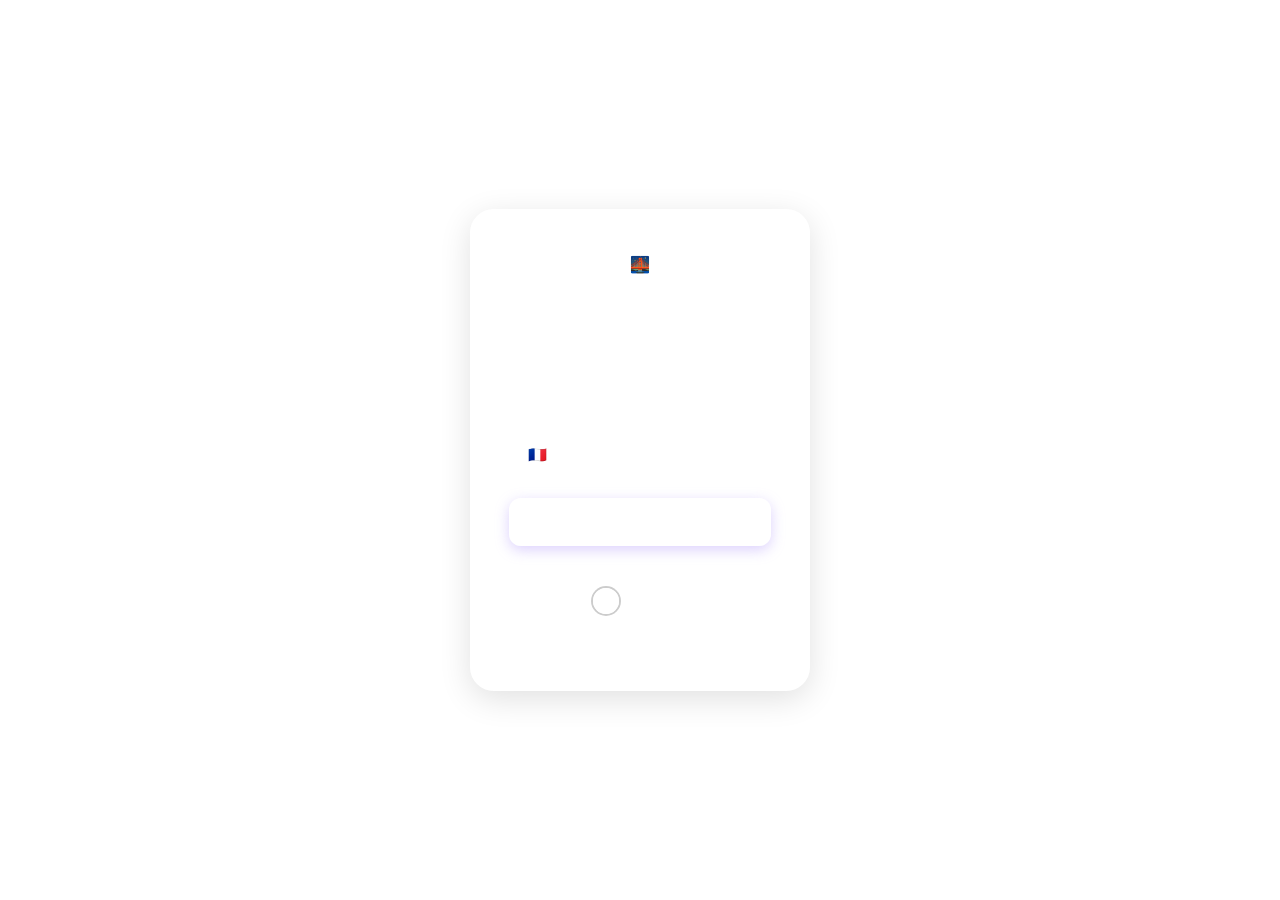
<file: static/index.html>
<!DOCTYPE html>
<html lang="fr">
<head>
  <meta charset="UTF-8" />
  <meta name="viewport" content="width=device-width, initial-scale=1.0" />
  <title>WhisperBridge</title>
  <link rel="icon" type="image/png" sizes="32x32" href="/static/favicon_32x32.png?v=3" />
  <link rel="preconnect" href="https://fonts.googleapis.com">
  <link rel="preconnect" href="https://fonts.gstatic.com" crossorigin>
  <link href="https://fonts.googleapis.com/css2?family=Inter:wght@300;400;500;600;700;800&family=Outfit:wght@300;400;500;600;700;800&display=swap" rel="stylesheet">
  <link rel="stylesheet" href="/static/style.css?v=3" />
</head>
<body>

  <!-- Backgrounds (Toggled via CSS data-theme) -->
  <div class="aurora-bg"><div class="aurora-spot"></div></div>
  <div class="glow-spot g1"></div>
  <div class="glow-spot g2"></div>
  <div class="wave-bg"><div class="wave"></div></div>

  <!-- LOGIN SCREEN -->
  <div id="screen-select">
    <div class="select-card">
      <div class="logo-wrap">
        <div class="logo-icon">🌉</div>
        <div class="app-title">WhisperBridge</div>
        <div class="app-subtitle" id="room-label">Traduction vocale instantanée</div>
      </div>

      <div class="form-group">
        <label class="label" for="input-name">Prénom</label>
        <input id="input-name" type="text" placeholder="Ton prénom" maxlength="20" autocomplete="off"
          onkeydown="if(event.key==='Enter') connectUser()" />
      </div>

      <div class="form-group">
        <label class="label" for="select-lang">Langue parlée</label>
        <select id="select-lang">
          <option value="fr">🇫🇷 Français</option>
          <option value="en">🇬🇧 English</option>
          <option value="zh">🇨🇳 中文 (Mandarin)</option>
          <option value="ar">🇸🇦 العربية</option>
          <option value="ru">🇷🇺 Русский</option>
          <option value="es">🇪🇸 Español</option>
          <option value="it">🇮🇹 Italiano</option>
          <option value="pt">🇵🇹 Português</option>
        </select>
      </div>

      <button class="btn-join" onclick="connectUser()" id="btn-join">Rejoindre la conversation →</button>

      <div class="theme-picker-label">Apparence</div>
      <div class="theme-picker">
        <div class="theme-swatch" data-theme="aurora" data-label="Aurora" onclick="setTheme('aurora')" title="Aurora Dark"></div>
        <div class="theme-swatch" data-theme="linear" data-label="Linear" onclick="setTheme('linear')" title="Linear Pro"></div>
        <div class="theme-swatch" data-theme="neon"   data-label="Neon"   onclick="setTheme('neon')"   title="Neon Wave"></div>
      </div>

      <div class="help-text pill-hint">✦ Whisper AI · LibreTranslate · 8 langues</div>
    </div>
  </div>

  <!-- CHAT SCREEN -->
  <div id="screen-chat" class="hidden">
    <header>
      <div class="header-left">
        <div class="header-logo">🌉</div>
        <div class="header-title">WhisperBridge</div>
        <span class="header-sep">/</span>
        <div class="header-room" id="header-room-id"></div>
      </div>
      <div class="header-right">
        <div id="header-users"></div>
        <div style="position:relative; display:flex; align-items:center; gap:8px;">
          <button class="btn-icon" id="btn-theme" onclick="toggleThemeDropdown()" title="Changer de thème">🎨</button>
          <div class="theme-dropdown hidden" id="theme-dropdown">
            <div class="theme-swatch" data-theme="aurora" onclick="setTheme('aurora');closeThemeDropdown()" title="Aurora"></div>
            <div class="theme-swatch" data-theme="linear" onclick="setTheme('linear');closeThemeDropdown()" title="Linear"></div>
            <div class="theme-swatch" data-theme="neon"   onclick="setTheme('neon');closeThemeDropdown()"   title="Neon"></div>
          </div>
          <button class="btn-icon" id="btn-share-header" onclick="shareRoom()" title="Partager">🔗</button>
        </div>
      </div>
    </header>

    <div id="messages"></div>

    <footer>
      <div class="hidden status-indicator recording" id="recording-indicator">
        <div class="dot"></div> Enregistrement…
      </div>
      <div class="hidden status-indicator listening" id="vad-listening">
        <div class="dot"></div> En écoute…
      </div>
      <div class="hidden status-indicator paused" id="pause-indicator">⏸ Traduction en pause</div>

      <div class="footer-controls">
        <button class="btn-sm" id="btn-vad" onclick="toggleVAD()" title="Mode auto">🤖</button>
        <button id="btn-mic" onmousedown="startRecording()" onmouseup="stopRecording()"
          ontouchstart="startRecording()" ontouchend="stopRecording()">🎤</button>
        <button class="btn-sm active" id="btn-tts" onclick="toggleTTS()" title="Lecture vocale">🔊</button>
        <button class="btn-sm" id="btn-pause" onclick="togglePause()" title="Pause">⏸️</button>
      </div>

      <div class="footer-hint" style="display:flex;align-items:center;gap:16px;">
        <div>🤖 Auto <span class="sep">·</span> 🎤 Maintenir <span class="sep">·</span> 🔊 TTS <span class="sep">·</span> ⏸ Pause</div>
      </div>
      <div style="margin-top:4px;"><button id="btn-share" onclick="shareRoom()">🔗 Partager le lien</button></div>
    </footer>
  </div>

  <script src="/static/app.js"></script>
</body>
</html>
</file>
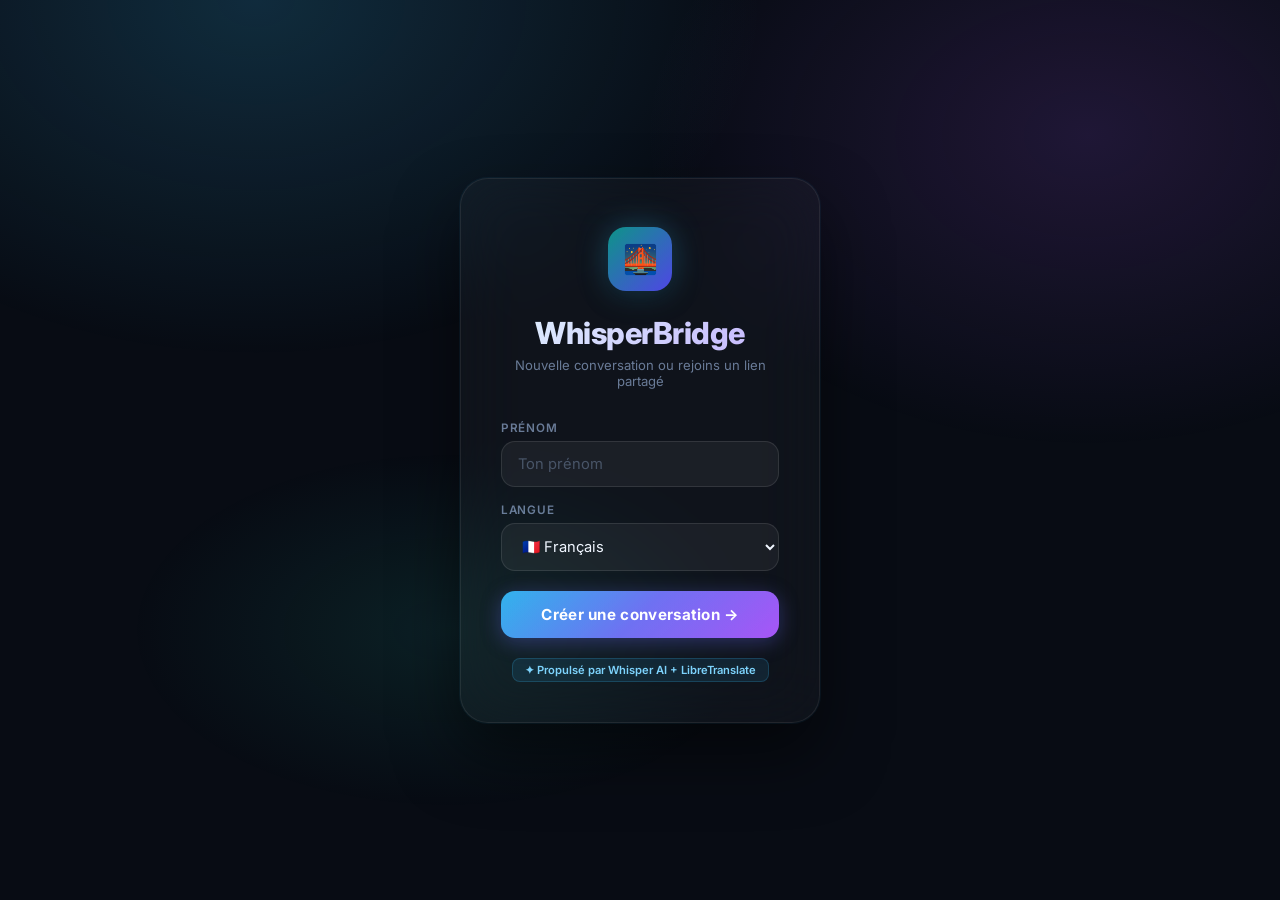
<file: design_proposals/proposal1_aurora_dark.html>
<!DOCTYPE html>
<html lang="fr">
<head>
  <meta charset="UTF-8" />
  <meta name="viewport" content="width=device-width, initial-scale=1.0" />
  <title>WhisperBridge — Proposal 1: Aurora Dark</title>
  <link rel="preconnect" href="https://fonts.googleapis.com">
  <link href="https://fonts.googleapis.com/css2?family=Inter:wght@300;400;500;600;700;800&display=swap" rel="stylesheet">
  <style>
    *, *::before, *::after { box-sizing: border-box; margin: 0; padding: 0; }

    :root {
      --bg: #080c14;
      --surface: rgba(255,255,255,0.04);
      --surface2: rgba(255,255,255,0.07);
      --border: rgba(255,255,255,0.08);
      --border-glow: rgba(56,189,248,0.25);
      --text: #f0f6ff;
      --text-muted: rgba(180,210,255,0.55);
      --text-dim: rgba(180,210,255,0.3);
      --teal: #2dd4bf;
      --purple: #a78bfa;
      --gradient: linear-gradient(135deg, #2dd4bf, #818cf8, #c084fc);
      --gradient-btn: linear-gradient(135deg, #0ea5e9, #6366f1, #a855f7);
      --me-bubble: linear-gradient(135deg, #0d9488, #4f46e5);
      --other-bubble: rgba(255,255,255,0.06);
      --online: #34d399;
      --scrollbar: rgba(255,255,255,0.08);
    }

    body {
      font-family: 'Inter', -apple-system, sans-serif;
      background: var(--bg);
      color: var(--text);
      height: 100dvh;
      display: flex;
      flex-direction: column;
      overflow: hidden;
    }

    /* ── AURORA BACKGROUND ── */
    .aurora-bg {
      position: fixed; inset: 0; z-index: 0;
      overflow: hidden;
      pointer-events: none;
    }
    .aurora-bg::before {
      content: '';
      position: absolute;
      top: -40%; left: -20%;
      width: 80%; height: 80%;
      background: radial-gradient(ellipse, rgba(56,189,248,0.18) 0%, transparent 70%);
      animation: drift1 12s ease-in-out infinite alternate;
    }
    .aurora-bg::after {
      content: '';
      position: absolute;
      top: -20%; right: -20%;
      width: 70%; height: 70%;
      background: radial-gradient(ellipse, rgba(168,85,247,0.15) 0%, transparent 70%);
      animation: drift2 15s ease-in-out infinite alternate;
    }
    .aurora-spot {
      position: absolute;
      bottom: 10%; left: 10%;
      width: 50%; height: 40%;
      background: radial-gradient(ellipse, rgba(45,212,191,0.1) 0%, transparent 70%);
      animation: drift1 18s ease-in-out infinite alternate-reverse;
    }
    @keyframes drift1 { from { transform: translate(0,0) scale(1); } to { transform: translate(60px,40px) scale(1.1); } }
    @keyframes drift2 { from { transform: translate(0,0) scale(1); } to { transform: translate(-50px,60px) scale(0.9); } }

    .hidden { display: none !important; }

    /* ══════════════════════════════
       LOGIN SCREEN
    ══════════════════════════════ */
    #screen-select {
      position: relative; z-index: 1;
      display: flex; align-items: center; justify-content: center;
      height: 100dvh;
    }

    .select-card {
      background: rgba(255,255,255,0.03);
      border: 1px solid rgba(255,255,255,0.08);
      border-radius: 28px;
      padding: 48px 40px 40px;
      width: 360px;
      backdrop-filter: blur(32px);
      -webkit-backdrop-filter: blur(32px);
      box-shadow: 0 0 0 1px rgba(56,189,248,0.06), 0 32px 64px rgba(0,0,0,0.5);
      text-align: center;
    }

    .logo-wrap {
      display: flex; align-items: center; justify-content: center;
      margin-bottom: 24px;
    }
    .logo-icon {
      width: 64px; height: 64px;
      border-radius: 18px;
      background: linear-gradient(135deg, #0d9488, #4f46e5);
      display: flex; align-items: center; justify-content: center;
      font-size: 28px;
      box-shadow: 0 0 32px rgba(56,189,248,0.3), 0 8px 24px rgba(0,0,0,0.4);
    }

    .app-title {
      font-size: 1.9rem;
      font-weight: 800;
      letter-spacing: -0.5px;
      background: linear-gradient(135deg, #e0f2fe, #c4b5fd);
      -webkit-background-clip: text;
      -webkit-text-fill-color: transparent;
      background-clip: text;
      margin-bottom: 6px;
    }
    .app-subtitle {
      font-size: 0.82rem;
      color: var(--text-muted);
      margin-bottom: 32px;
      font-weight: 400;
    }

    .label {
      font-size: 0.73rem;
      font-weight: 600;
      color: var(--text-muted);
      text-align: left;
      margin-bottom: 6px;
      text-transform: uppercase;
      letter-spacing: 0.06em;
    }
    .form-group { margin-bottom: 16px; text-align: left; }

    .form-group input,
    .form-group select {
      width: 100%;
      padding: 13px 16px;
      background: rgba(255,255,255,0.05);
      border: 1px solid rgba(255,255,255,0.1);
      border-radius: 14px;
      font-size: 0.92rem;
      color: var(--text);
      outline: none;
      font-family: 'Inter', sans-serif;
      transition: border-color 0.2s, box-shadow 0.2s;
    }
    .form-group input::placeholder { color: var(--text-dim); }
    .form-group input:focus,
    .form-group select:focus {
      border-color: rgba(56,189,248,0.5);
      box-shadow: 0 0 0 3px rgba(56,189,248,0.08);
    }
    .form-group select option { background: #111827; color: #f0f6ff; }

    .btn-join {
      width: 100%;
      padding: 14px;
      background: var(--gradient-btn);
      border: none;
      border-radius: 14px;
      color: #fff;
      font-size: 0.95rem;
      font-weight: 700;
      cursor: pointer;
      margin-top: 4px;
      font-family: 'Inter', sans-serif;
      letter-spacing: 0.02em;
      box-shadow: 0 4px 20px rgba(99,102,241,0.35);
      transition: transform 0.15s, box-shadow 0.15s, opacity 0.15s;
      position: relative;
      overflow: hidden;
    }
    .btn-join::after {
      content: '';
      position: absolute; inset: 0;
      background: linear-gradient(135deg, rgba(255,255,255,0.15), transparent);
      pointer-events: none;
    }
    .btn-join:hover { transform: translateY(-2px); box-shadow: 0 8px 28px rgba(99,102,241,0.45); }
    .btn-join:active { transform: translateY(0); }

    .divider { margin: 24px 0 16px; display: flex; align-items: center; gap: 12px; }
    .divider::before, .divider::after { content: ''; flex: 1; height: 1px; background: var(--border); }
    .divider span { font-size: 0.7rem; color: var(--text-dim); white-space: nowrap; }

    .theme-label { font-size: 0.68rem; color: var(--text-muted); margin-bottom: 10px; text-align: center; }
    .badge {
      display: inline-block;
      background: rgba(56,189,248,0.1);
      border: 1px solid rgba(56,189,248,0.2);
      border-radius: 8px;
      padding: 4px 12px;
      font-size: 0.7rem;
      font-weight: 600;
      color: #7dd3fc;
      margin-top: 20px;
    }

    /* ══════════════════════════════
       CHAT SCREEN
    ══════════════════════════════ */
    #screen-chat {
      position: relative; z-index: 1;
      display: flex; flex-direction: column;
      height: 100dvh;
    }

    /* Header */
    header {
      background: rgba(8,12,20,0.7);
      backdrop-filter: blur(24px);
      -webkit-backdrop-filter: blur(24px);
      border-bottom: 1px solid var(--border);
      padding: 0 20px;
      height: 60px;
      display: flex; align-items: center; justify-content: space-between;
      flex-shrink: 0;
    }
    .header-left { display: flex; align-items: center; gap: 12px; }
    .header-logo {
      width: 32px; height: 32px;
      border-radius: 10px;
      background: var(--gradient-btn);
      display: flex; align-items: center; justify-content: center;
      font-size: 15px;
      box-shadow: 0 0 14px rgba(99,102,241,0.4);
    }
    .header-title { font-weight: 700; font-size: 0.95rem; color: var(--text); }
    .header-room {
      font-size: 0.72rem; color: var(--text-muted);
      background: rgba(255,255,255,0.05);
      border: 1px solid var(--border);
      border-radius: 6px;
      padding: 2px 8px;
    }

    .header-right { display: flex; align-items: center; gap: 8px; }
    .user-pill {
      display: flex; align-items: center; gap: 6px;
      padding: 5px 12px;
      border-radius: 20px;
      font-size: 0.75rem;
      font-weight: 600;
      background: rgba(255,255,255,0.05);
      border: 1px solid rgba(255,255,255,0.1);
      color: var(--text-muted);
    }
    .user-pill.me {
      background: rgba(99,102,241,0.12);
      border-color: rgba(99,102,241,0.3);
      color: #a5b4fc;
    }
    .user-dot {
      width: 7px; height: 7px; border-radius: 50%;
      background: var(--online);
      box-shadow: 0 0 6px var(--online);
      animation: pulse-dot 2s ease-in-out infinite;
    }
    @keyframes pulse-dot { 0%,100%{opacity:1} 50%{opacity:0.5} }

    .btn-icon {
      width: 34px; height: 34px;
      border-radius: 10px;
      background: rgba(255,255,255,0.05);
      border: 1px solid var(--border);
      color: var(--text-muted);
      font-size: 0.85rem;
      cursor: pointer;
      display: flex; align-items: center; justify-content: center;
      transition: all 0.15s;
    }
    .btn-icon:hover { background: rgba(255,255,255,0.08); color: var(--text); }

    /* Messages */
    #messages {
      flex: 1; overflow-y: auto;
      padding: 20px 20px 10px;
      display: flex; flex-direction: column; gap: 12px;
    }
    #messages::-webkit-scrollbar { width: 3px; }
    #messages::-webkit-scrollbar-thumb { background: var(--scrollbar); border-radius: 3px; }

    .msg-system {
      text-align: center; font-size: 0.71rem;
      color: var(--text-dim); padding: 2px 0;
    }

    .msg-system .sys-badge {
      display: inline-flex; align-items: center; gap: 6px;
      background: rgba(255,255,255,0.04);
      border: 1px solid rgba(255,255,255,0.07);
      border-radius: 20px;
      padding: 4px 12px;
      font-size: 0.68rem;
    }

    .message {
      max-width: 72%;
      display: flex; flex-direction: column; gap: 4px;
    }
    .message.me { align-self: flex-end; align-items: flex-end; }
    .message.other { align-self: flex-start; align-items: flex-start; }

    .message-sender {
      font-size: 0.68rem;
      color: var(--text-muted);
      padding: 0 6px;
      font-weight: 500;
    }

    .message-bubble {
      padding: 11px 16px;
      border-radius: 18px;
      font-size: 0.9rem;
      line-height: 1.55;
    }
    .message.me .message-bubble {
      background: var(--me-bubble);
      color: #fff;
      border-bottom-right-radius: 6px;
      box-shadow: 0 4px 16px rgba(79,70,229,0.25);
    }
    .message.other .message-bubble {
      background: var(--other-bubble);
      color: var(--text);
      border: 1px solid var(--border);
      border-bottom-left-radius: 6px;
    }

    .message-translation {
      font-size: 0.73rem;
      color: var(--text-muted);
      font-style: italic;
      padding: 0 6px;
    }
    .message-meta {
      font-size: 0.65rem;
      color: var(--text-dim);
      padding: 0 6px;
    }

    /* Share prompt */
    .msg-share-prompt {
      background: rgba(99,102,241,0.06);
      border: 1px solid rgba(99,102,241,0.2);
      border-radius: 16px;
      padding: 16px;
      display: flex; flex-direction: column; gap: 8px;
      align-self: center; max-width: 90%; text-align: center;
    }
    .msg-share-title { font-size: 0.9rem; font-weight: 700; color: var(--text); }
    .msg-share-subtitle { font-size: 0.77rem; color: var(--text-muted); }
    .msg-share-url {
      font-size: 0.72rem; font-family: monospace;
      background: rgba(255,255,255,0.05); border: 1px solid var(--border);
      border-radius: 8px; padding: 7px 10px;
      word-break: break-all; color: var(--text-muted);
    }
    .msg-share-btn {
      background: var(--gradient-btn); color: #fff;
      border: none; border-radius: 10px; padding: 9px;
      font-size: 0.82rem; font-weight: 600; cursor: pointer;
      font-family: 'Inter', sans-serif;
      transition: opacity 0.15s;
    }
    .msg-share-btn:hover { opacity: 0.85; }

    /* Footer */
    footer {
      background: rgba(8,12,20,0.7);
      backdrop-filter: blur(24px);
      -webkit-backdrop-filter: blur(24px);
      border-top: 1px solid var(--border);
      padding: 14px 24px 24px;
      display: flex; flex-direction: column;
      align-items: center; gap: 12px;
      flex-shrink: 0;
    }

    .status-indicator {
      font-size: 0.78rem; font-weight: 600;
      display: flex; align-items: center; gap: 6px;
    }
    .status-indicator .dot { width: 6px; height: 6px; border-radius: 50%; }
    .status-indicator.recording { color: #f87171; }
    .status-indicator.recording .dot { background: #ef4444; box-shadow: 0 0 6px #ef4444; animation: pulse-dot 0.8s infinite; }
    .status-indicator.listening { color: #34d399; }
    .status-indicator.listening .dot { background: #34d399; box-shadow: 0 0 6px #34d399; animation: pulse-dot 2s infinite; }
    .status-indicator.paused { color: #fbbf24; }

    .footer-controls {
      display: flex; align-items: center; gap: 16px;
    }

    #btn-mic {
      width: 68px; height: 68px;
      border-radius: 50%; border: none;
      background: var(--gradient-btn);
      font-size: 1.6rem;
      cursor: pointer;
      transition: all 0.15s;
      box-shadow: 0 0 0 0 rgba(99,102,241,0), 0 6px 20px rgba(99,102,241,0.4);
      display: flex; align-items: center; justify-content: center;
      position: relative;
    }
    #btn-mic::before {
      content: '';
      position: absolute; inset: -4px;
      border-radius: 50%;
      border: 2px solid rgba(99,102,241,0.25);
      animation: ring-pulse 2.5s ease-in-out infinite;
    }
    @keyframes ring-pulse {
      0%,100%{opacity:0.4;transform:scale(1)} 50%{opacity:0.1;transform:scale(1.08)}
    }
    #btn-mic:active, #btn-mic.recording {
      background: linear-gradient(135deg,#ef4444,#f97316) !important;
      box-shadow: 0 6px 24px rgba(239,68,68,0.45) !important;
      transform: scale(0.95);
    }

    .btn-sm {
      width: 48px; height: 48px;
      border-radius: 14px;
      background: rgba(255,255,255,0.05);
      border: 1px solid var(--border);
      color: var(--text-muted);
      font-size: 1.15rem;
      cursor: pointer;
      display: flex; align-items: center; justify-content: center;
      transition: all 0.15s;
      position: relative;
    }
    .btn-sm:hover { background: rgba(255,255,255,0.08); color: var(--text); }
    .btn-sm.active {
      background: rgba(45,212,191,0.1);
      border-color: rgba(45,212,191,0.4);
      color: #2dd4bf;
      box-shadow: 0 0 0 3px rgba(45,212,191,0.08);
    }
    .btn-sm.active.pause {
      background: rgba(251,191,36,0.1);
      border-color: rgba(251,191,36,0.4);
      color: #fbbf24;
    }
    .btn-sm.muted { opacity: 0.35; }

    .footer-hint {
      font-size: 0.68rem;
      color: var(--text-dim);
      display: flex; align-items: center; gap: 4px;
    }
    .footer-hint .sep { opacity: 0.3; }

    #btn-share {
      font-size: 0.72rem;
      color: var(--text-muted);
      background: rgba(255,255,255,0.04);
      border: 1px solid var(--border);
      border-radius: 20px;
      padding: 5px 14px;
      cursor: pointer;
      font-family: 'Inter', sans-serif;
      transition: all 0.15s;
    }
    #btn-share:hover { color: var(--text); border-color: rgba(56,189,248,0.3); }
  </style>
</head>
<body>
  <div class="aurora-bg"><div class="aurora-spot"></div></div>

  <!-- LOGIN SCREEN -->
  <div id="screen-select">
    <div class="select-card">
      <div class="logo-wrap">
        <div class="logo-icon">🌉</div>
      </div>
      <div class="app-title">WhisperBridge</div>
      <div class="app-subtitle" id="room-label">Traduction vocale en temps réel</div>

      <div class="form-group">
        <div class="label">Prénom</div>
        <input id="input-name" type="text" placeholder="Ton prénom" maxlength="20" autocomplete="off"
          onkeydown="if(event.key==='Enter') connectUser()" />
      </div>

      <div class="form-group">
        <div class="label">Langue</div>
        <select id="select-lang">
          <option value="fr">🇫🇷 Français</option>
          <option value="en">🇬🇧 English</option>
          <option value="zh">🇨🇳 中文 (Mandarin)</option>
          <option value="ar">🇸🇦 العربية</option>
          <option value="ru">🇷🇺 Русский</option>
          <option value="es">🇪🇸 Español</option>
          <option value="it">🇮🇹 Italiano</option>
          <option value="pt">🇵🇹 Português</option>
        </select>
      </div>

      <button class="btn-join" onclick="connectUser()" id="btn-join">Créer une conversation →</button>

      <div class="badge">✦ Propulsé par Whisper AI + LibreTranslate</div>
    </div>
  </div>

  <!-- CHAT SCREEN -->
  <div id="screen-chat" class="hidden">
    <header>
      <div class="header-left">
        <div class="header-logo">🌉</div>
        <div>
          <div class="header-title">WhisperBridge</div>
        </div>
        <div class="header-room" id="header-room-id"></div>
      </div>
      <div class="header-right">
        <div id="header-users"></div>
        <button class="btn-icon" onclick="shareRoom()" title="Partager">🔗</button>
        <button class="btn-icon" onclick="showLogin()" title="Quitter">✕</button>
      </div>
    </header>

    <div id="messages"></div>

    <footer>
      <div class="hidden status-indicator recording" id="recording-indicator">
        <div class="dot"></div> Enregistrement…
      </div>
      <div class="hidden status-indicator listening" id="vad-listening">
        <div class="dot"></div> En écoute…
      </div>
      <div class="hidden status-indicator paused" id="pause-indicator">⏸ Traduction en pause</div>

      <div class="footer-controls">
        <button class="btn-sm" id="btn-vad" onclick="toggleVAD()" title="Mode auto">🤖</button>
        <button id="btn-mic" onmousedown="startRecording()" onmouseup="stopRecording()"
          ontouchstart="startRecording()" ontouchend="stopRecording()">🎤</button>
        <button class="btn-sm active" id="btn-tts" onclick="toggleTTS()" title="Lecture vocale">🔊</button>
        <button class="btn-sm" id="btn-pause" onclick="togglePause()" title="Pause">⏸️</button>
      </div>

      <div style="display:flex;align-items:center;gap:16px;">
        <div class="footer-hint">🤖 Auto <span class="sep">·</span> 🎤 Maintenir <span class="sep">·</span> 🔊 TTS <span class="sep">·</span> ⏸ Pause</div>
      </div>
      <div><button id="btn-share" onclick="shareRoom()">🔗 Partager le lien</button></div>
    </footer>
  </div>

  <script src="/static/app.js"></script>
  <script>
    function showLogin() {
      document.getElementById('screen-select').classList.remove('hidden');
      document.getElementById('screen-chat').classList.add('hidden');
    }
    // Preview helpers — make header room visible
    const origConnect = connectUser;
    const origInitRoom = initRoomUI;
    function updateRoomBadge() {
      const rid = document.getElementById('header-room-id');
      if (rid && window.roomId) rid.textContent = window.roomId;
    }
  </script>
</body>
</html>
</file>
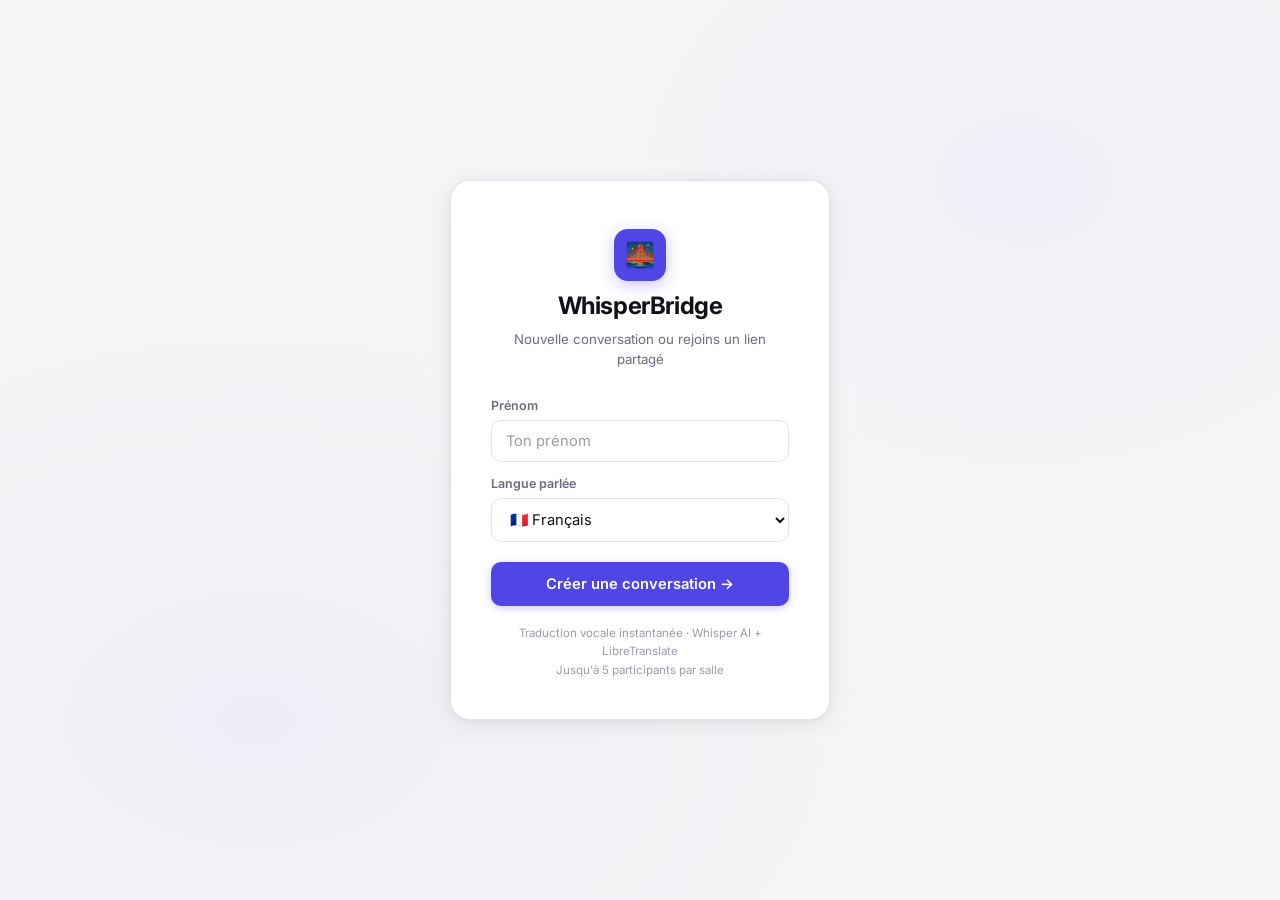
<file: design_proposals/proposal2_linear_pro.html>
<!DOCTYPE html>
<html lang="fr">
<head>
  <meta charset="UTF-8" />
  <meta name="viewport" content="width=device-width, initial-scale=1.0" />
  <title>WhisperBridge — Proposal 2: Linear Pro</title>
  <link rel="preconnect" href="https://fonts.googleapis.com">
  <link href="https://fonts.googleapis.com/css2?family=Inter:wght@300;400;500;600;700;800&display=swap" rel="stylesheet">
  <style>
    *, *::before, *::after { box-sizing: border-box; margin: 0; padding: 0; }

    :root {
      --bg: #f5f5f7;
      --surface: #ffffff;
      --surface2: #f0f0f2;
      --border: #e4e4e8;
      --border-strong: #d0d0d8;
      --text: #111118;
      --text-muted: #6b6b80;
      --text-dim: #9b9baa;
      --accent: #4f46e5;
      --accent-light: rgba(79,70,229,0.08);
      --accent-mid: rgba(79,70,229,0.15);
      --me-bubble: #4f46e5;
      --other-bubble: #ffffff;
      --online: #22c55e;
      --scrollbar: #e0e0e8;
      --shadow: 0 1px 3px rgba(0,0,0,0.06), 0 4px 16px rgba(0,0,0,0.05);
      --shadow-md: 0 4px 24px rgba(0,0,0,0.08), 0 1px 4px rgba(0,0,0,0.04);
    }

    body {
      font-family: 'Inter', -apple-system, sans-serif;
      background: var(--bg);
      color: var(--text);
      height: 100dvh;
      display: flex; flex-direction: column;
      overflow: hidden;
    }

    .hidden { display: none !important; }

    /* ══════════════════════════════
       LOGIN SCREEN
    ══════════════════════════════ */
    #screen-select {
      display: flex; align-items: center; justify-content: center;
      height: 100dvh;
      position: relative;
    }
    #screen-select::before {
      content: '';
      position: absolute; inset: 0;
      background:
        radial-gradient(600px 400px at 20% 80%, rgba(79,70,229,0.04) 0%, transparent 100%),
        radial-gradient(400px 300px at 80% 20%, rgba(139,92,246,0.04) 0%, transparent 100%);
    }

    .select-card {
      background: var(--surface);
      border: 1px solid var(--border);
      border-radius: 20px;
      padding: 48px 40px 40px;
      width: 380px;
      box-shadow: var(--shadow-md);
      position: relative; z-index: 1;
    }

    .logo-wrap {
      display: flex; flex-direction: column; align-items: center;
      margin-bottom: 28px; gap: 10px;
    }
    .logo-icon {
      width: 52px; height: 52px;
      border-radius: 14px;
      background: var(--accent);
      display: flex; align-items: center; justify-content: center;
      font-size: 24px;
      box-shadow: 0 4px 16px rgba(79,70,229,0.3);
    }
    .app-title {
      font-size: 1.5rem; font-weight: 700;
      color: var(--text); letter-spacing: -0.4px;
    }
    .app-subtitle {
      font-size: 0.83rem; color: var(--text-muted);
      text-align: center; line-height: 1.5;
    }

    .label {
      font-size: 0.78rem; font-weight: 600;
      color: var(--text-muted); margin-bottom: 7px;
      display: block;
    }
    .form-group { margin-bottom: 14px; }

    .form-group input,
    .form-group select {
      width: 100%;
      padding: 11px 14px;
      background: var(--surface);
      border: 1.5px solid var(--border);
      border-radius: 10px;
      font-size: 0.92rem;
      color: var(--text);
      outline: none;
      font-family: 'Inter', sans-serif;
      transition: border-color 0.15s, box-shadow 0.15s;
    }
    .form-group input::placeholder { color: var(--text-dim); }
    .form-group input:focus,
    .form-group select:focus {
      border-color: var(--accent);
      box-shadow: 0 0 0 3px rgba(79,70,229,0.1);
    }

    .btn-join {
      width: 100%;
      padding: 13px;
      background: var(--accent);
      border: none;
      border-radius: 10px;
      color: #fff;
      font-size: 0.92rem;
      font-weight: 600;
      cursor: pointer;
      margin-top: 6px;
      font-family: 'Inter', sans-serif;
      transition: all 0.15s;
      box-shadow: 0 2px 8px rgba(79,70,229,0.3);
    }
    .btn-join:hover { background: #4338ca; transform: translateY(-1px); box-shadow: 0 4px 16px rgba(79,70,229,0.35); }

    .help-text {
      font-size: 0.72rem;
      color: var(--text-dim);
      text-align: center;
      margin-top: 18px;
      line-height: 1.6;
    }

    /* ══════════════════════════════
       CHAT SCREEN
    ══════════════════════════════ */
    #screen-chat {
      display: flex; flex-direction: column;
      height: 100dvh;
    }

    header {
      background: var(--surface);
      border-bottom: 1px solid var(--border);
      padding: 0 20px;
      height: 56px;
      display: flex; align-items: center; justify-content: space-between;
      flex-shrink: 0;
    }
    .header-left { display: flex; align-items: center; gap: 10px; }
    .header-logo {
      width: 28px; height: 28px;
      border-radius: 8px;
      background: var(--accent);
      display: flex; align-items: center; justify-content: center;
      font-size: 13px;
    }
    .header-title { font-weight: 700; font-size: 0.92rem; color: var(--text); }
    .header-sep { color: var(--border-strong); font-size: 0.9rem; }
    .header-room {
      font-size: 0.72rem; color: var(--text-muted);
      font-weight: 500;
    }

    .header-right { display: flex; align-items: center; gap: 6px; }
    .user-pill {
      display: flex; align-items: center; gap: 5px;
      padding: 4px 10px;
      border-radius: 20px;
      font-size: 0.73rem; font-weight: 600;
      background: var(--surface2);
      border: 1px solid var(--border);
      color: var(--text-muted);
    }
    .user-pill.me {
      background: var(--accent-light);
      border-color: rgba(79,70,229,0.2);
      color: var(--accent);
    }
    .user-dot { width: 6px; height: 6px; border-radius: 50%; background: var(--online); }

    .btn-icon {
      width: 32px; height: 32px;
      border-radius: 8px;
      background: var(--surface2);
      border: 1px solid var(--border);
      color: var(--text-muted);
      font-size: 0.82rem;
      cursor: pointer;
      display: flex; align-items: center; justify-content: center;
      transition: all 0.15s;
    }
    .btn-icon:hover { background: var(--border); color: var(--text); }

    /* Messages */
    #messages {
      flex: 1; overflow-y: auto;
      padding: 20px 20px 10px;
      display: flex; flex-direction: column; gap: 10px;
      background: var(--bg);
    }
    #messages::-webkit-scrollbar { width: 4px; }
    #messages::-webkit-scrollbar-thumb { background: var(--scrollbar); border-radius: 4px; }

    .msg-system {
      text-align: center; font-size: 0.68rem;
      color: var(--text-dim); padding: 2px 0;
    }

    .message { max-width: 70%; display: flex; flex-direction: column; gap: 3px; }
    .message.me { align-self: flex-end; align-items: flex-end; }
    .message.other { align-self: flex-start; align-items: flex-start; }

    .message-sender { font-size: 0.67rem; color: var(--text-dim); padding: 0 6px; font-weight: 500; }

    .message-bubble {
      padding: 10px 14px;
      border-radius: 16px;
      font-size: 0.9rem; line-height: 1.5;
    }
    .message.me .message-bubble {
      background: var(--me-bubble); color: #fff;
      border-bottom-right-radius: 5px;
    }
    .message.other .message-bubble {
      background: var(--other-bubble); color: var(--text);
      border: 1px solid var(--border);
      border-bottom-left-radius: 5px;
      box-shadow: var(--shadow);
    }

    .message-translation { font-size: 0.71rem; color: var(--text-dim); font-style: italic; padding: 0 6px; }
    .message-meta { font-size: 0.63rem; color: var(--text-dim); padding: 0 6px; }

    .msg-share-prompt {
      background: var(--accent-light);
      border: 1.5px solid rgba(79,70,229,0.2);
      border-radius: 14px; padding: 16px;
      display: flex; flex-direction: column; gap: 8px;
      align-self: center; max-width: 88%; text-align: center;
    }
    .msg-share-title { font-size: 0.9rem; font-weight: 700; color: var(--text); }
    .msg-share-subtitle { font-size: 0.77rem; color: var(--text-muted); }
    .msg-share-url {
      font-size: 0.72rem; font-family: monospace;
      background: var(--surface); border: 1px solid var(--border);
      border-radius: 7px; padding: 7px 10px;
      word-break: break-all; color: var(--text-muted);
    }
    .msg-share-btn {
      background: var(--accent); color: #fff;
      border: none; border-radius: 8px; padding: 9px;
      font-size: 0.82rem; font-weight: 600; cursor: pointer;
      font-family: 'Inter', sans-serif; transition: opacity 0.15s;
    }
    .msg-share-btn:hover { opacity: 0.9; }

    /* Footer */
    footer {
      background: var(--surface);
      border-top: 1px solid var(--border);
      padding: 14px 24px 24px;
      display: flex; flex-direction: column;
      align-items: center; gap: 12px;
      flex-shrink: 0;
    }

    .status-indicator {
      font-size: 0.77rem; font-weight: 600;
      display: flex; align-items: center; gap: 6px;
    }
    .status-indicator .dot { width: 6px; height: 6px; border-radius: 50%; }
    .status-indicator.recording { color: #ef4444; }
    .status-indicator.recording .dot { background: #ef4444; animation: blink 0.8s infinite; }
    .status-indicator.listening { color: #22c55e; }
    .status-indicator.listening .dot { background: #22c55e; animation: blink 2s infinite; }
    .status-indicator.paused { color: #f59e0b; }
    @keyframes blink { 0%,100%{opacity:1} 50%{opacity:0.3} }

    .footer-controls { display: flex; align-items: center; gap: 12px; }

    #btn-mic {
      width: 64px; height: 64px;
      border-radius: 50%; border: none;
      background: var(--accent);
      font-size: 1.55rem;
      cursor: pointer;
      transition: all 0.15s;
      box-shadow: 0 4px 16px rgba(79,70,229,0.35);
      display: flex; align-items: center; justify-content: center;
    }
    #btn-mic:active, #btn-mic.recording {
      background: #ef4444 !important;
      box-shadow: 0 4px 16px rgba(239,68,68,0.4) !important;
      transform: scale(0.95);
    }

    .btn-sm {
      width: 46px; height: 46px;
      border-radius: 12px;
      background: var(--surface2);
      border: 1.5px solid var(--border);
      color: var(--text-muted);
      font-size: 1.1rem;
      cursor: pointer;
      display: flex; align-items: center; justify-content: center;
      transition: all 0.15s;
    }
    .btn-sm:hover { background: var(--border); color: var(--text); }
    .btn-sm.active {
      background: rgba(34,197,94,0.08);
      border-color: rgba(34,197,94,0.35);
      color: #16a34a;
    }
    .btn-sm.active.pause {
      background: rgba(245,158,11,0.08);
      border-color: rgba(245,158,11,0.35);
      color: #d97706;
    }
    .btn-sm.muted { opacity: 0.35; }

    .footer-hint { font-size: 0.67rem; color: var(--text-dim); }

    #btn-share {
      font-size: 0.72rem; color: var(--text-muted);
      background: var(--surface2); border: 1px solid var(--border);
      border-radius: 20px; padding: 5px 14px;
      cursor: pointer; font-family: 'Inter', sans-serif;
      transition: all 0.15s;
    }
    #btn-share:hover { color: var(--accent); border-color: rgba(79,70,229,0.3); }
  </style>
</head>
<body>
  <!-- LOGIN SCREEN -->
  <div id="screen-select">
    <div class="select-card">
      <div class="logo-wrap">
        <div class="logo-icon">🌉</div>
        <div class="app-title">WhisperBridge</div>
        <div class="app-subtitle" id="room-label">Nouvelle conversation ou rejoins un lien partagé</div>
      </div>

      <div class="form-group">
        <label class="label" for="input-name">Prénom</label>
        <input id="input-name" type="text" placeholder="Ton prénom" maxlength="20" autocomplete="off"
          onkeydown="if(event.key==='Enter') connectUser()" />
      </div>

      <div class="form-group">
        <label class="label" for="select-lang">Langue parlée</label>
        <select id="select-lang">
          <option value="fr">🇫🇷 Français</option>
          <option value="en">🇬🇧 English</option>
          <option value="zh">🇨🇳 中文 (Mandarin)</option>
          <option value="ar">🇸🇦 العربية</option>
          <option value="ru">🇷🇺 Русский</option>
          <option value="es">🇪🇸 Español</option>
          <option value="it">🇮🇹 Italiano</option>
          <option value="pt">🇵🇹 Português</option>
        </select>
      </div>

      <button class="btn-join" onclick="connectUser()" id="btn-join">Rejoindre →</button>

      <div class="help-text">Traduction vocale instantanée · Whisper AI + LibreTranslate<br>Jusqu'à 5 participants par salle</div>
    </div>
  </div>

  <!-- CHAT SCREEN -->
  <div id="screen-chat" class="hidden">
    <header>
      <div class="header-left">
        <div class="header-logo">🌉</div>
        <div class="header-title">WhisperBridge</div>
        <span class="header-sep">/</span>
        <div class="header-room" id="header-room-id"></div>
      </div>
      <div class="header-right">
        <div id="header-users"></div>
        <button class="btn-icon" onclick="shareRoom()">🔗</button>
      </div>
    </header>

    <div id="messages"></div>

    <footer>
      <div class="hidden status-indicator recording" id="recording-indicator">
        <div class="dot"></div> Enregistrement…
      </div>
      <div class="hidden status-indicator listening" id="vad-listening">
        <div class="dot"></div> En écoute…
      </div>
      <div class="hidden status-indicator paused" id="pause-indicator">⏸ Traduction en pause</div>

      <div class="footer-controls">
        <button class="btn-sm" id="btn-vad" onclick="toggleVAD()" title="Mode auto">🤖</button>
        <button id="btn-mic" onmousedown="startRecording()" onmouseup="stopRecording()"
          ontouchstart="startRecording()" ontouchend="stopRecording()">🎤</button>
        <button class="btn-sm active" id="btn-tts" onclick="toggleTTS()" title="Lecture vocale">🔊</button>
        <button class="btn-sm" id="btn-pause" onclick="togglePause()" title="Pause">⏸️</button>
      </div>

      <div class="footer-hint">🤖 Auto · 🎤 Maintenir pour parler · 🔊 TTS · ⏸ Pause</div>
      <div><button id="btn-share" onclick="shareRoom()">🔗 Partager le lien</button></div>
    </footer>
  </div>

  <script src="/static/app.js"></script>
</body>
</html>
</file>
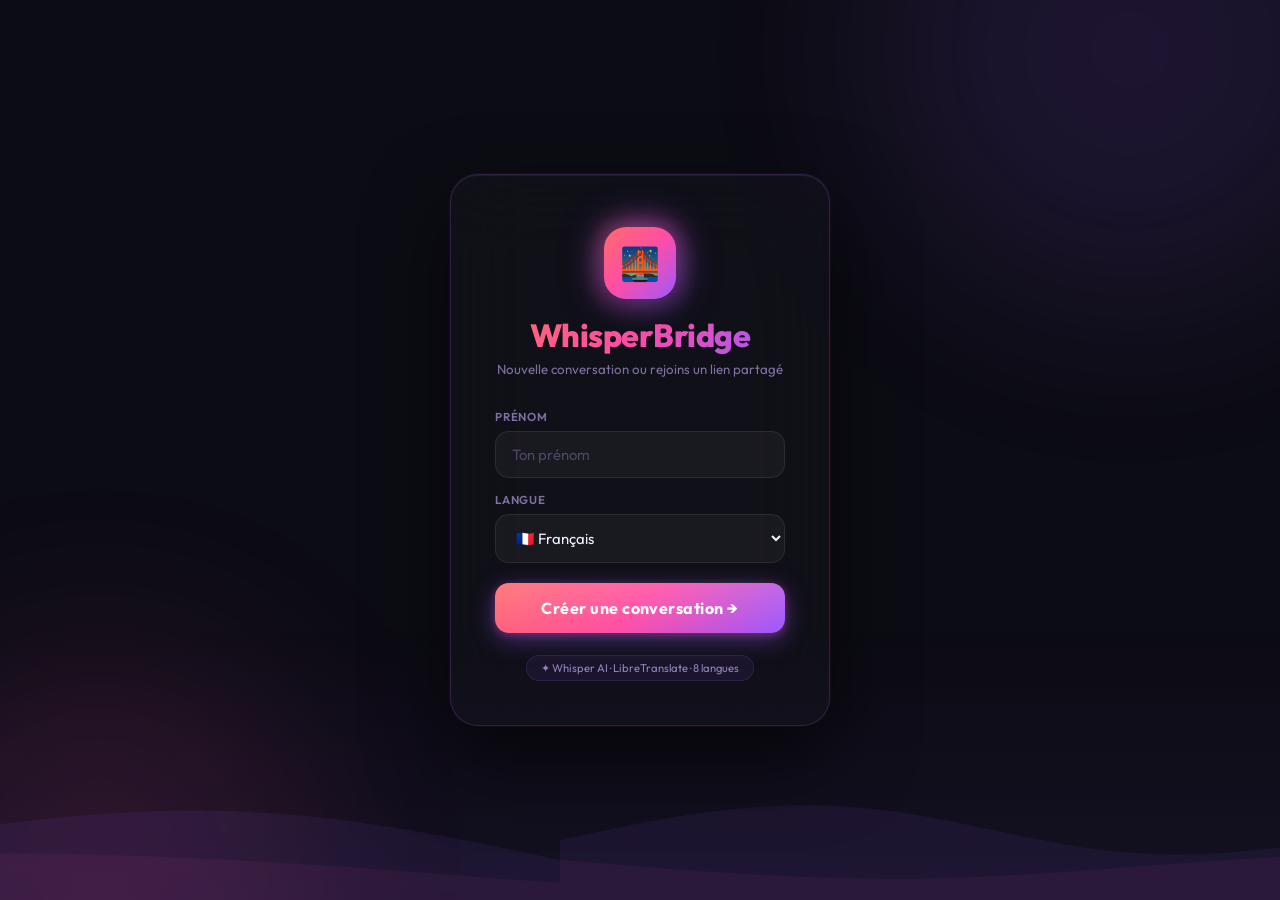
<file: design_proposals/proposal3_neon_wave.html>
<!DOCTYPE html>
<html lang="fr">
<head>
  <meta charset="UTF-8" />
  <meta name="viewport" content="width=device-width, initial-scale=1.0" />
  <title>WhisperBridge — Proposal 3: Neon Wave</title>
  <link rel="preconnect" href="https://fonts.googleapis.com">
  <link href="https://fonts.googleapis.com/css2?family=Outfit:wght@300;400;500;600;700;800&display=swap" rel="stylesheet">
  <style>
    *, *::before, *::after { box-sizing: border-box; margin: 0; padding: 0; }

    :root {
      --bg: #0c0c14;
      --surface: rgba(255,255,255,0.03);
      --surface2: rgba(255,255,255,0.06);
      --border: rgba(255,255,255,0.07);
      --text: #f5f0ff;
      --text-muted: rgba(200,180,255,0.6);
      --text-dim: rgba(200,180,255,0.3);
      --coral: #ff6b6b;
      --pink: #ff4da6;
      --violet: #9b59ff;
      --gradient: linear-gradient(135deg, #ff6b6b, #ff4da6, #9b59ff);
      --gradient-soft: linear-gradient(135deg, rgba(255,107,107,0.8), rgba(155,89,255,0.8));
      --me-bubble: linear-gradient(135deg, #ff4da6, #9b59ff);
      --other-bubble: rgba(255,255,255,0.05);
      --online: #00ffb3;
      --scrollbar: rgba(155,89,255,0.2);
    }

    body {
      font-family: 'Outfit', -apple-system, sans-serif;
      background: var(--bg);
      color: var(--text);
      height: 100dvh;
      display: flex; flex-direction: column;
      overflow: hidden;
    }

    /* ── ANIMATED WAVE BG ── */
    .wave-bg {
      position: fixed; bottom: 0; left: 0; right: 0;
      height: 280px; z-index: 0; pointer-events: none;
      overflow: hidden;
    }
    .wave {
      position: absolute; bottom: 0;
      width: 200%; height: 100%;
      background: linear-gradient(0deg, rgba(155,89,255,0.06) 0%, transparent 100%);
    }
    .wave::before {
      content: '';
      position: absolute; bottom: 0; left: 0;
      width: 100%; height: 120px;
      background: url("data:image/svg+xml,%3Csvg xmlns='http://www.w3.org/2000/svg' viewBox='0 0 1440 120'%3E%3Cpath fill='rgba(155,89,255,0.08)' d='M0,60L48,50C96,40,192,20,288,26.7C384,33,480,67,576,73.3C672,80,768,60,864,46.7C960,33,1056,27,1152,33.3C1248,40,1344,60,1392,70L1440,80L1440,120L0,120Z'/%3E%3C/svg%3E") repeat-x bottom;
      animation: wave-move 8s linear infinite;
    }
    .wave::after {
      content: '';
      position: absolute; bottom: 0; left: 0;
      width: 100%; height: 80px;
      background: url("data:image/svg+xml,%3Csvg xmlns='http://www.w3.org/2000/svg' viewBox='0 0 1440 80'%3E%3Cpath fill='rgba(255,77,166,0.06)' d='M0,40L60,45C120,50,240,60,360,58.7C480,57,600,43,720,37.3C840,31,960,33,1080,38.7C1200,44,1320,54,1380,58.7L1440,63L1440,80L0,80Z'/%3E%3C/svg%3E") repeat-x bottom;
      animation: wave-move 12s linear infinite reverse;
    }
    @keyframes wave-move { from{background-position-x:0} to{background-position-x:1440px} }

    /* Ambient glow spots */
    .glow-spot {
      position: fixed; border-radius: 50%;
      filter: blur(100px); opacity: 0.12;
      pointer-events: none; z-index: 0;
    }
    .glow-spot.g1 { width: 500px; height: 500px; background: var(--violet); top: -200px; right: -100px; }
    .glow-spot.g2 { width: 400px; height: 400px; background: var(--pink); bottom: -150px; left: -100px; }

    .hidden { display: none !important; }

    /* ══════════════════════════════
       LOGIN SCREEN
    ══════════════════════════════ */
    #screen-select {
      position: relative; z-index: 1;
      display: flex; align-items: center; justify-content: center;
      height: 100dvh;
    }

    .select-card {
      background: rgba(255,255,255,0.02);
      border: 1px solid rgba(155,89,255,0.2);
      border-radius: 28px;
      padding: 52px 44px 44px;
      width: 380px;
      backdrop-filter: blur(40px);
      -webkit-backdrop-filter: blur(40px);
      box-shadow:
        0 0 0 1px rgba(255,77,166,0.05),
        0 32px 80px rgba(0,0,0,0.6),
        inset 0 1px 0 rgba(255,255,255,0.06);
      text-align: center;
    }

    .logo-wrap { margin-bottom: 32px; }
    .logo-icon {
      width: 72px; height: 72px;
      border-radius: 22px;
      background: var(--gradient);
      display: flex; align-items: center; justify-content: center;
      font-size: 32px;
      margin: 0 auto 16px;
      box-shadow: 0 0 40px rgba(155,89,255,0.5), 0 8px 24px rgba(0,0,0,0.4);
      position: relative;
    }
    .logo-icon::before {
      content: '';
      position: absolute; inset: -3px;
      border-radius: 24px;
      background: var(--gradient);
      z-index: -1;
      filter: blur(12px);
      opacity: 0.6;
    }
    .app-title {
      font-size: 2rem; font-weight: 800;
      letter-spacing: -0.5px;
      background: var(--gradient);
      -webkit-background-clip: text;
      -webkit-text-fill-color: transparent;
      background-clip: text;
      margin-bottom: 6px;
    }
    .app-subtitle {
      font-size: 0.83rem; color: var(--text-muted);
      font-weight: 400;
    }

    .form-group { margin-bottom: 14px; text-align: left; }
    .label {
      font-size: 0.72rem; font-weight: 600;
      color: var(--text-muted);
      margin-bottom: 7px; display: block;
      text-transform: uppercase; letter-spacing: 0.07em;
    }

    .form-group input,
    .form-group select {
      width: 100%;
      padding: 13px 16px;
      background: rgba(255,255,255,0.04);
      border: 1px solid rgba(255,255,255,0.08);
      border-radius: 14px;
      font-size: 0.93rem;
      color: var(--text);
      outline: none;
      font-family: 'Outfit', sans-serif;
      transition: border-color 0.2s, box-shadow 0.2s;
    }
    .form-group input::placeholder { color: var(--text-dim); }
    .form-group input:focus,
    .form-group select:focus {
      border-color: rgba(155,89,255,0.5);
      box-shadow: 0 0 0 3px rgba(155,89,255,0.08), 0 0 16px rgba(155,89,255,0.12);
    }
    .form-group select option { background: #16141f; }

    .btn-join {
      width: 100%;
      padding: 15px;
      background: var(--gradient);
      border: none;
      border-radius: 14px;
      color: #fff;
      font-size: 1rem;
      font-weight: 700;
      cursor: pointer;
      margin-top: 6px;
      font-family: 'Outfit', sans-serif;
      letter-spacing: 0.03em;
      box-shadow: 0 6px 24px rgba(155,89,255,0.4), 0 2px 8px rgba(255,77,166,0.3);
      transition: all 0.15s;
      position: relative; overflow: hidden;
    }
    .btn-join::after {
      content: '';
      position: absolute; inset: 0;
      background: linear-gradient(180deg, rgba(255,255,255,0.12) 0%, transparent 100%);
    }
    .btn-join:hover { transform: translateY(-2px); box-shadow: 0 10px 30px rgba(155,89,255,0.5); }

    .pill-hint {
      display: inline-flex; align-items: center; gap: 6px;
      margin-top: 22px;
      background: rgba(155,89,255,0.08);
      border: 1px solid rgba(155,89,255,0.15);
      border-radius: 20px; padding: 5px 14px;
      font-size: 0.7rem; color: rgba(200,180,255,0.7);
    }

    /* ══════════════════════════════
       CHAT SCREEN
    ══════════════════════════════ */
    #screen-chat {
      position: relative; z-index: 1;
      display: flex; flex-direction: column;
      height: 100dvh;
    }

    header {
      background: rgba(12,12,20,0.8);
      backdrop-filter: blur(24px);
      -webkit-backdrop-filter: blur(24px);
      border-bottom: 1px solid rgba(155,89,255,0.15);
      padding: 0 20px;
      height: 58px;
      display: flex; align-items: center; justify-content: space-between;
      flex-shrink: 0;
    }
    .header-left { display: flex; align-items: center; gap: 12px; }
    .header-logo {
      width: 30px; height: 30px;
      border-radius: 9px;
      background: var(--gradient);
      display: flex; align-items: center; justify-content: center;
      font-size: 14px;
      box-shadow: 0 0 12px rgba(155,89,255,0.4);
    }
    .header-title { font-weight: 700; font-size: 0.95rem; color: var(--text); }
    .header-room {
      font-size: 0.7rem; color: var(--text-muted);
      background: rgba(155,89,255,0.08);
      border: 1px solid rgba(155,89,255,0.15);
      border-radius: 6px; padding: 2px 8px;
    }

    .header-right { display: flex; align-items: center; gap: 8px; }
    .user-pill {
      display: flex; align-items: center; gap: 5px;
      padding: 4px 10px;
      border-radius: 20px; font-size: 0.73rem; font-weight: 600;
      background: rgba(255,255,255,0.05);
      border: 1px solid rgba(255,255,255,0.08);
      color: var(--text-muted);
    }
    .user-pill.me {
      background: rgba(155,89,255,0.1);
      border-color: rgba(155,89,255,0.25);
      color: #c4a7ff;
    }
    .user-dot {
      width: 6px; height: 6px; border-radius: 50%;
      background: var(--online);
      box-shadow: 0 0 6px var(--online);
    }

    .btn-icon {
      width: 32px; height: 32px; border-radius: 9px;
      background: rgba(255,255,255,0.04);
      border: 1px solid var(--border);
      color: var(--text-muted); font-size: 0.82rem;
      cursor: pointer; display: flex; align-items: center; justify-content: center;
      transition: all 0.15s;
    }
    .btn-icon:hover { border-color: rgba(155,89,255,0.3); color: #c4a7ff; }

    /* Messages */
    #messages {
      flex: 1; overflow-y: auto;
      padding: 20px 20px 10px;
      display: flex; flex-direction: column; gap: 12px;
    }
    #messages::-webkit-scrollbar { width: 3px; }
    #messages::-webkit-scrollbar-thumb { background: var(--scrollbar); border-radius: 3px; }

    .msg-system {
      text-align: center; font-size: 0.68rem; color: var(--text-dim);
    }
    .msg-system span {
      background: rgba(255,255,255,0.03);
      border: 1px solid rgba(255,255,255,0.06);
      border-radius: 20px; padding: 3px 12px;
      display: inline-block;
    }

    .message { max-width: 72%; display: flex; flex-direction: column; gap: 4px; }
    .message.me { align-self: flex-end; align-items: flex-end; }
    .message.other { align-self: flex-start; align-items: flex-start; }

    .message-sender { font-size: 0.68rem; color: var(--text-muted); padding: 0 6px; font-weight: 500; }

    .message-bubble {
      padding: 11px 16px;
      border-radius: 18px;
      font-size: 0.9rem; line-height: 1.55;
    }
    .message.me .message-bubble {
      background: var(--me-bubble); color: #fff;
      border-bottom-right-radius: 5px;
      box-shadow: 0 4px 20px rgba(155,89,255,0.3);
    }
    .message.other .message-bubble {
      background: var(--other-bubble); color: var(--text);
      border: 1px solid var(--border);
      border-bottom-left-radius: 5px;
    }

    .message-translation { font-size: 0.72rem; color: rgba(200,180,255,0.5); font-style: italic; padding: 0 6px; }
    .message-meta { font-size: 0.63rem; color: var(--text-dim); padding: 0 6px; }

    .msg-share-prompt {
      background: rgba(155,89,255,0.06);
      border: 1px solid rgba(155,89,255,0.2);
      border-radius: 16px; padding: 16px;
      display: flex; flex-direction: column; gap: 8px;
      align-self: center; max-width: 88%; text-align: center;
    }
    .msg-share-title { font-size: 0.9rem; font-weight: 700; color: var(--text); }
    .msg-share-subtitle { font-size: 0.77rem; color: var(--text-muted); }
    .msg-share-url {
      font-size: 0.72rem; font-family: monospace;
      background: rgba(255,255,255,0.04); border: 1px solid var(--border);
      border-radius: 8px; padding: 7px 10px;
      word-break: break-all; color: var(--text-muted);
    }
    .msg-share-btn {
      background: var(--gradient); color: #fff;
      border: none; border-radius: 10px; padding: 9px;
      font-size: 0.82rem; font-weight: 600; cursor: pointer;
      font-family: 'Outfit', sans-serif; transition: opacity 0.15s;
    }
    .msg-share-btn:hover { opacity: 0.85; }

    /* Footer */
    footer {
      background: rgba(12,12,20,0.8);
      backdrop-filter: blur(24px);
      -webkit-backdrop-filter: blur(24px);
      border-top: 1px solid rgba(155,89,255,0.12);
      padding: 14px 24px 28px;
      display: flex; flex-direction: column;
      align-items: center; gap: 12px;
      flex-shrink: 0;
    }

    .status-indicator {
      font-size: 0.78rem; font-weight: 600;
      display: flex; align-items: center; gap: 6px;
    }
    .status-indicator .dot { width: 7px; height: 7px; border-radius: 50%; }
    .status-indicator.recording { color: #ff6b6b; }
    .status-indicator.recording .dot {
      background: #ff6b6b;
      box-shadow: 0 0 8px #ff6b6b;
      animation: blink 0.8s infinite;
    }
    .status-indicator.listening { color: var(--online); }
    .status-indicator.listening .dot {
      background: var(--online);
      box-shadow: 0 0 8px var(--online);
      animation: blink 2s infinite;
    }
    .status-indicator.paused { color: #ffb347; }
    @keyframes blink { 0%,100%{opacity:1} 50%{opacity:0.3} }

    .footer-controls { display: flex; align-items: center; gap: 16px; }

    #btn-mic {
      width: 72px; height: 72px;
      border-radius: 50%; border: none;
      background: var(--gradient);
      font-size: 1.7rem;
      cursor: pointer;
      transition: all 0.15s;
      display: flex; align-items: center; justify-content: center;
      position: relative;
      box-shadow: 0 0 30px rgba(155,89,255,0.4), 0 6px 24px rgba(0,0,0,0.3);
    }
    /* Glow ring */
    #btn-mic::before {
      content: ''; position: absolute;
      inset: -6px; border-radius: 50%;
      border: 2px solid rgba(155,89,255,0.3);
      animation: ring-expand 2.5s ease-in-out infinite;
    }
    #btn-mic::after {
      content: ''; position: absolute;
      inset: -12px; border-radius: 50%;
      border: 1.5px solid rgba(155,89,255,0.12);
      animation: ring-expand 2.5s 0.8s ease-in-out infinite;
    }
    @keyframes ring-expand {
      0%,100%{opacity:0.5;transform:scale(1)} 50%{opacity:0.1;transform:scale(1.1)}
    }
    #btn-mic:active, #btn-mic.recording {
      background: linear-gradient(135deg,#ef4444,#ff6b6b) !important;
      box-shadow: 0 0 30px rgba(239,68,68,0.5) !important;
      transform: scale(0.94);
    }

    .btn-sm {
      width: 50px; height: 50px;
      border-radius: 50%;
      background: rgba(255,255,255,0.04);
      border: 1px solid var(--border);
      color: var(--text-muted); font-size: 1.2rem;
      cursor: pointer;
      display: flex; align-items: center; justify-content: center;
      transition: all 0.15s;
    }
    .btn-sm:hover { border-color: rgba(155,89,255,0.3); color: #c4a7ff; }
    .btn-sm.active {
      background: rgba(0,255,179,0.08);
      border-color: rgba(0,255,179,0.3);
      color: var(--online);
      box-shadow: 0 0 12px rgba(0,255,179,0.15);
    }
    .btn-sm.active.pause {
      background: rgba(255,179,71,0.08);
      border-color: rgba(255,179,71,0.3);
      color: #ffb347;
    }
    .btn-sm.muted { opacity: 0.3; }

    .footer-hint { font-size: 0.67rem; color: var(--text-dim); }

    #btn-share {
      font-size: 0.72rem; color: var(--text-muted);
      background: rgba(155,89,255,0.06);
      border: 1px solid rgba(155,89,255,0.15);
      border-radius: 20px; padding: 5px 14px;
      cursor: pointer; font-family: 'Outfit', sans-serif;
      transition: all 0.15s;
    }
    #btn-share:hover { color: #c4a7ff; border-color: rgba(155,89,255,0.35); }
  </style>
</head>
<body>
  <div class="glow-spot g1"></div>
  <div class="glow-spot g2"></div>
  <div class="wave-bg"><div class="wave"></div></div>

  <!-- LOGIN SCREEN -->
  <div id="screen-select">
    <div class="select-card">
      <div class="logo-wrap">
        <div class="logo-icon">🌉</div>
        <div class="app-title">WhisperBridge</div>
        <div class="app-subtitle" id="room-label">Traduction vocale instantanée</div>
      </div>

      <div class="form-group">
        <div class="label">Prénom</div>
        <input id="input-name" type="text" placeholder="Ton prénom" maxlength="20" autocomplete="off"
          onkeydown="if(event.key==='Enter') connectUser()" />
      </div>

      <div class="form-group">
        <div class="label">Langue</div>
        <select id="select-lang">
          <option value="fr">🇫🇷 Français</option>
          <option value="en">🇬🇧 English</option>
          <option value="zh">🇨🇳 中文 (Mandarin)</option>
          <option value="ar">🇸🇦 العربية</option>
          <option value="ru">🇷🇺 Русский</option>
          <option value="es">🇪🇸 Español</option>
          <option value="it">🇮🇹 Italiano</option>
          <option value="pt">🇵🇹 Português</option>
        </select>
      </div>

      <button class="btn-join" onclick="connectUser()" id="btn-join">Rejoindre →</button>

      <div class="pill-hint">✦ Whisper AI · LibreTranslate · 8 langues</div>
    </div>
  </div>

  <!-- CHAT SCREEN -->
  <div id="screen-chat" class="hidden">
    <header>
      <div class="header-left">
        <div class="header-logo">🌉</div>
        <div class="header-title">WhisperBridge</div>
        <div class="header-room" id="header-room-id"></div>
      </div>
      <div class="header-right">
        <div id="header-users"></div>
        <button class="btn-icon" onclick="shareRoom()">🔗</button>
      </div>
    </header>

    <div id="messages"></div>

    <footer>
      <div class="hidden status-indicator recording" id="recording-indicator">
        <div class="dot"></div> Enregistrement…
      </div>
      <div class="hidden status-indicator listening" id="vad-listening">
        <div class="dot"></div> En écoute…
      </div>
      <div class="hidden status-indicator paused" id="pause-indicator">⏸ Traduction en pause</div>

      <div class="footer-controls">
        <button class="btn-sm" id="btn-vad" onclick="toggleVAD()" title="Mode auto">🤖</button>
        <button id="btn-mic" onmousedown="startRecording()" onmouseup="stopRecording()"
          ontouchstart="startRecording()" ontouchend="stopRecording()">🎤</button>
        <button class="btn-sm active" id="btn-tts" onclick="toggleTTS()" title="Lecture vocale">🔊</button>
        <button class="btn-sm" id="btn-pause" onclick="togglePause()" title="Pause">⏸️</button>
      </div>

      <div class="footer-hint">🤖 Auto · 🎤 Maintenir · 🔊 TTS · ⏸ Pause</div>
      <div><button id="btn-share" onclick="shareRoom()">🔗 Partager le lien</button></div>
    </footer>
  </div>

  <script src="/static/app.js"></script>
</body>
</html>
</file>
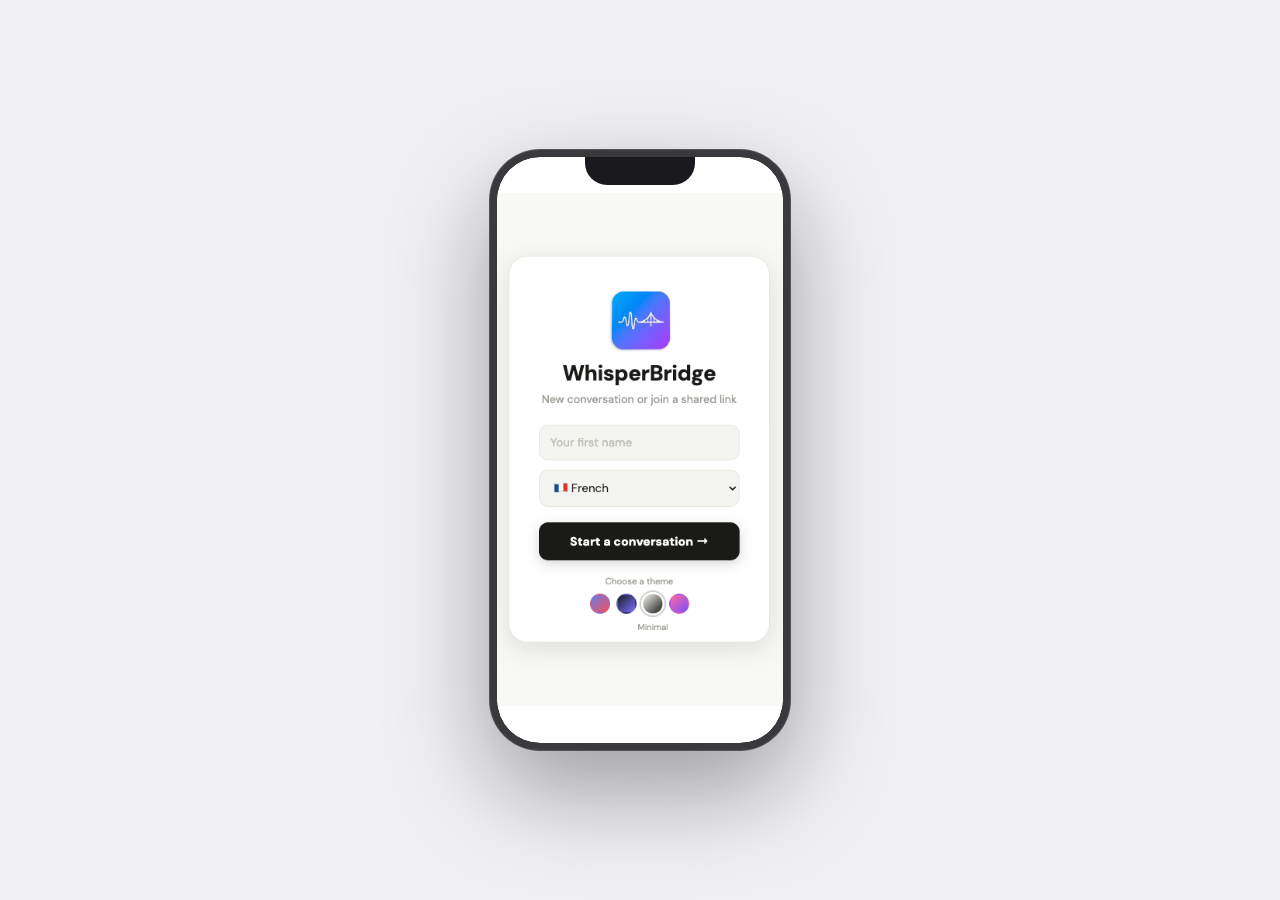
<file: docs/mockup.html>
<!DOCTYPE html>
<html lang="en">
<head>
  <meta charset="UTF-8" />
  <meta name="viewport" content="width=device-width, initial-scale=1.0" />
  <title>WhisperBridge — Mockup</title>
  <style>
    * { box-sizing: border-box; margin: 0; padding: 0; }

    body {
      display: flex;
      align-items: center;
      justify-content: center;
      min-height: 100vh;
      background: #f0f0f5;
      font-family: -apple-system, sans-serif;
    }

    .iphone-frame {
      width: 300px;
      height: 600px;
      background: #1a1a1e;
      border-radius: 50px;
      border: 7px solid #3a3a3e;
      position: relative;
      overflow: hidden;
      box-shadow:
        0 0 0 1px #555,
        0 40px 100px rgba(0,0,0,0.35),
        inset 0 1px 0 rgba(255,255,255,0.12);
    }

    /* Boutons latéraux */
    .iphone-frame::before {
      content: '';
      position: absolute;
      left: -10px;
      top: 110px;
      width: 4px;
      height: 36px;
      background: #3a3a3e;
      border-radius: 2px 0 0 2px;
      box-shadow: 0 50px 0 #3a3a3e;
    }
    .iphone-frame::after {
      content: '';
      position: absolute;
      right: -10px;
      top: 140px;
      width: 4px;
      height: 60px;
      background: #3a3a3e;
      border-radius: 0 2px 2px 0;
    }

    .iphone-notch {
      position: absolute;
      top: 0;
      left: 50%;
      transform: translateX(-50%);
      width: 110px;
      height: 28px;
      background: #1a1a1e;
      border-radius: 0 0 22px 22px;
      z-index: 10;
    }

    .iphone-screen {
      position: absolute;
      inset: 0;
      border-radius: 43px;
      overflow: hidden;
      background: #fff;
      padding: 36px 0 28px;
    }

    .iphone-screen img {
      width: 100%;
      height: 100%;
      object-fit: contain;
      object-position: top;
    }

    .iphone-home-bar {
      position: absolute;
      bottom: 10px;
      left: 50%;
      transform: translateX(-50%);
      width: 90px;
      height: 4px;
      background: rgba(255,255,255,0.3);
      border-radius: 2px;
      z-index: 10;
    }
  </style>
</head>
<body>
  <div class="iphone-frame">
    <div class="iphone-notch"></div>
    <div class="iphone-screen">
      <img src="media/screenshots/login-minimal-en.png" alt="WhisperBridge" />
    </div>
    <div class="iphone-home-bar"></div>
  </div>
</body>
</html>
</file>
<file: static/style.css>
/* ── Reset & base ── */
* { box-sizing: border-box; margin: 0; padding: 0; }

body {
  font-family: var(--font);
  background: var(--bg);
  height: 100dvh;
  display: flex;
  flex-direction: column;
  overflow: hidden;
  color: var(--text);
  transition: background 0.3s;
}

.hidden { display: none !important; }

/* ════════════════════════════════════════
   THÈMES — variables CSS
   ════════════════════════════════════════ */

/* ── 1. Glassmorphism (défaut) ── */
[data-theme="glass"], :root {
  --font: 'Inter', -apple-system, sans-serif;
  --bg: transparent;
  --surface: rgba(255,255,255,0.12);
  --surface2: rgba(255,255,255,0.08);
  --border: rgba(255,255,255,0.22);
  --text: #ffffff;
  --text-muted: rgba(255,255,255,0.55);
  --text-dim: rgba(255,255,255,0.38);
  --accent: rgba(255,255,255,0.25);
  --accent-solid: #a78bfa;
  --me-bubble: rgba(255,255,255,0.22);
  --me-border: rgba(255,255,255,0.35);
  --other-bubble: rgba(0,0,0,0.18);
  --other-border: rgba(255,255,255,0.1);
  --btn-mic: linear-gradient(135deg,#a78bfa,#ec4899);
  --btn-mic-shadow: rgba(167,139,250,0.4);
  --btn-sm-bg: rgba(255,255,255,0.12);
  --btn-sm-border: rgba(255,255,255,0.22);
  --btn-active-bg: rgba(74,222,128,0.2);
  --btn-active-border: rgba(74,222,128,0.5);
  --online-dot: #4ade80;
  --pill-me-bg: rgba(255,255,255,0.25);
  --pill-me-border: rgba(255,255,255,0.5);
  --pill-me-text: #ffffff;
  --pill-other-bg: rgba(255,255,255,0.12);
  --pill-other-border: rgba(255,255,255,0.2);
  --pill-other-text: rgba(255,255,255,0.8);
  --input-bg: rgba(255,255,255,0.1);
  --input-border: rgba(255,255,255,0.25);
  --input-focus: rgba(255,255,255,0.55);
  --input-text: #ffffff;
  --input-placeholder: rgba(255,255,255,0.4);
  --join-bg: rgba(255,255,255,0.22);
  --join-border: rgba(255,255,255,0.4);
  --join-text: #ffffff;
  --card-bg: rgba(255,255,255,0.1);
  --card-border: rgba(255,255,255,0.2);
  --scrollbar: rgba(255,255,255,0.2);
  --system-color: rgba(255,255,255,0.45);
  --translation-color: rgba(255,255,255,0.52);
  --meta-color: rgba(255,255,255,0.35);
  --footer-hint: rgba(255,255,255,0.35);
}

/* ── 2. Dark Mode ── */
[data-theme="dark"] {
  --font: 'Inter', -apple-system, sans-serif;
  --bg: #0f1117;
  --surface: #1a1d27;
  --surface2: #21253a;
  --border: #2d3147;
  --text: #e8eaf6;
  --text-muted: #5c6080;
  --text-dim: #8890b0;
  --accent-solid: #7c6fff;
  --me-bubble: #7c6fff;
  --me-border: transparent;
  --other-bubble: #21253a;
  --other-border: #2d3147;
  --btn-mic: linear-gradient(135deg,#7c6fff,#b06fff);
  --btn-mic-shadow: rgba(124,111,255,0.4);
  --btn-sm-bg: #21253a;
  --btn-sm-border: #2d3147;
  --btn-active-bg: rgba(0,229,160,0.1);
  --btn-active-border: #00e5a0;
  --online-dot: #00e5a0;
  --pill-me-bg: rgba(124,111,255,0.15);
  --pill-me-border: rgba(124,111,255,0.4);
  --pill-me-text: #7c6fff;
  --pill-other-bg: #21253a;
  --pill-other-border: #2d3147;
  --pill-other-text: #8890b0;
  --input-bg: #21253a;
  --input-border: #2d3147;
  --input-focus: #7c6fff;
  --input-text: #e8eaf6;
  --input-placeholder: #5c6080;
  --join-bg: linear-gradient(135deg,#7c6fff,#b06fff);
  --join-border: transparent;
  --join-text: #ffffff;
  --card-bg: #1a1d27;
  --card-border: #2d3147;
  --scrollbar: #2d3147;
  --system-color: #5c6080;
  --translation-color: #5c6080;
  --meta-color: #3d4260;
  --footer-hint: #5c6080;
}

/* ── 3. Minimaliste ── */
[data-theme="minimal"] {
  --font: 'DM Sans', -apple-system, sans-serif;
  --bg: #f8f8f5;
  --surface: #ffffff;
  --surface2: #f4f4f0;
  --border: #e8e8e2;
  --text: #1a1a18;
  --text-muted: #9a9a94;
  --text-dim: #c0c0ba;
  --accent-solid: #1a1a18;
  --me-bubble: #1a1a18;
  --me-border: transparent;
  --other-bubble: #ffffff;
  --other-border: #e8e8e2;
  --btn-mic: #1a1a18;
  --btn-mic-shadow: rgba(0,0,0,0.18);
  --btn-sm-bg: #f4f4f0;
  --btn-sm-border: #e8e8e2;
  --btn-active-bg: #f0fdf4;
  --btn-active-border: #22c55e;
  --online-dot: #22c55e;
  --pill-me-bg: #1a1a18;
  --pill-me-border: #1a1a18;
  --pill-me-text: #ffffff;
  --pill-other-bg: #f4f4f0;
  --pill-other-border: #e8e8e2;
  --pill-other-text: #9a9a94;
  --input-bg: #f4f4f0;
  --input-border: #e8e8e2;
  --input-focus: #1a1a18;
  --input-text: #1a1a18;
  --input-placeholder: #c0c0ba;
  --join-bg: #1a1a18;
  --join-border: transparent;
  --join-text: #ffffff;
  --card-bg: #ffffff;
  --card-border: #e8e8e2;
  --scrollbar: #e8e8e2;
  --system-color: #c0c0ba;
  --translation-color: #b0b0aa;
  --meta-color: #c0c0ba;
  --footer-hint: #c0c0ba;
}

/* ── 4. Vivid ── */
[data-theme="vivid"] {
  --font: 'Nunito', -apple-system, sans-serif;
  --bg: #fff9f0;
  --surface: #ffffff;
  --surface2: #fdf5ff;
  --border: #f0e8ff;
  --text: #2d2d2d;
  --text-muted: #b0a0c0;
  --text-dim: #c4b0d0;
  --accent-solid: #7c4dff;
  --me-bubble: linear-gradient(135deg,#7c4dff,#e040fb);
  --me-border: transparent;
  --other-bubble: #ffffff;
  --other-border: #f0e8ff;
  --btn-mic: linear-gradient(135deg,#ff6b9d,#ffa500);
  --btn-mic-shadow: rgba(255,107,157,0.4);
  --btn-sm-bg: #f8f0ff;
  --btn-sm-border: #e8d5ff;
  --btn-active-bg: #e8fdf0;
  --btn-active-border: #86efac;
  --online-dot: #22c55e;
  --pill-me-bg: #ede9fe;
  --pill-me-border: #c4b5fd;
  --pill-me-text: #7c4dff;
  --pill-other-bg: #fff3e0;
  --pill-other-border: #fcd9a0;
  --pill-other-text: #c06000;
  --input-bg: #fdf8ff;
  --input-border: #e8d5ff;
  --input-focus: #7c4dff;
  --input-text: #2d2d2d;
  --input-placeholder: #c4b0d0;
  --join-bg: linear-gradient(135deg,#7c4dff,#e040fb);
  --join-border: transparent;
  --join-text: #ffffff;
  --card-bg: #ffffff;
  --card-border: #f0e8ff;
  --scrollbar: #e8d5ff;
  --system-color: #c4b0d0;
  --translation-color: #b8a8c8;
  --meta-color: #c4b0d0;
  --footer-hint: #c4b0d0;
}

/* ════════════════════════════════════════
   FOND THÈME GLASS
   ════════════════════════════════════════ */
#glass-bg {
  position: fixed; inset: 0; z-index: -1;
  background: linear-gradient(135deg, #667eea 0%, #764ba2 40%, #f64f59 100%);
  display: none;
}
[data-theme="glass"] #glass-bg { display: block; }

.blob {
  position: absolute;
  border-radius: 50%;
  filter: blur(80px);
  opacity: 0.35;
}
.blob1 { width: 400px; height: 400px; background: #ff6b9d; top: -120px; right: -100px; }
.blob2 { width: 350px; height: 350px; background: #4ecdc4; bottom: -80px; left: -80px; }
.blob3 { width: 250px; height: 250px; background: #ffe66d; top: 40%; left: 30%; }

/* ════════════════════════════════════════
   SÉLECTEUR DE THÈME
   ════════════════════════════════════════ */
.theme-picker {
  display: flex;
  gap: 8px;
  align-items: center;
  justify-content: center;
}

.theme-swatch {
  width: 26px; height: 26px;
  border-radius: 50%;
  cursor: pointer;
  border: 2px solid transparent;
  transition: all 0.15s;
  position: relative;
}

.theme-swatch:hover { transform: scale(1.15); }
.theme-swatch.active { border-color: white; box-shadow: 0 0 0 2px rgba(0,0,0,0.2); }

.theme-swatch[data-theme="glass"]   { background: linear-gradient(135deg, #667eea, #f64f59); }
.theme-swatch[data-theme="dark"]    { background: linear-gradient(135deg, #1a1d27, #7c6fff); }
.theme-swatch[data-theme="minimal"] { background: linear-gradient(135deg, #f8f8f5, #1a1a18); }
.theme-swatch[data-theme="vivid"]   { background: linear-gradient(135deg, #ff6b9d, #7c4dff); }

/* ── Étiquette au survol ── */
.theme-swatch::after {
  content: attr(data-label);
  position: absolute;
  bottom: -22px;
  left: 50%;
  transform: translateX(-50%);
  font-size: 0.6rem;
  white-space: nowrap;
  color: var(--text-muted);
  opacity: 0;
  transition: opacity 0.15s;
  pointer-events: none;
}
.theme-swatch:hover::after { opacity: 1; }

/* ════════════════════════════════════════
   ÉCRAN DE CONNEXION
   ════════════════════════════════════════ */
#screen-select {
  display: flex;
  align-items: center;
  justify-content: center;
  height: 100dvh;
}

.select-card {
  background: var(--card-bg);
  border: 1px solid var(--card-border);
  border-radius: 24px;
  padding: 44px 38px 36px;
  text-align: center;
  max-width: 340px;
  width: 90%;
  backdrop-filter: blur(20px);
  -webkit-backdrop-filter: blur(20px);
  box-shadow: 0 8px 32px rgba(0,0,0,0.12);
}

.app-logo {
  margin-bottom: 8px;
  display: flex;
  justify-content: center;
}
.app-logo img {
  width: 80px;
  height: 80px;
  display: block;
  margin: 0 auto;
}
[data-theme="dark"] .app-logo-inner,
[data-theme="vivid"] .app-logo-inner {
  display: inline-block;
  padding: 12px;
  border-radius: 20px;
  background: var(--btn-mic);
  box-shadow: 0 6px 20px var(--btn-mic-shadow);
}

.select-card h1 {
  font-size: 1.75rem;
  font-weight: 800;
  color: var(--text);
  margin-bottom: 6px;
  letter-spacing: -0.5px;
}

[data-theme="vivid"] .select-card h1 {
  background: linear-gradient(135deg,#7c4dff,#ff6b9d);
  -webkit-background-clip: text;
  -webkit-text-fill-color: transparent;
  background-clip: text;
}

.select-card p {
  color: var(--text-muted);
  font-size: 0.9rem;
  margin-bottom: 24px;
}

.form-group { margin-bottom: 12px; text-align: left; }

.form-group input,
.form-group select {
  width: 100%;
  padding: 12px 14px;
  background: var(--input-bg);
  border: 1.5px solid var(--input-border);
  border-radius: 12px;
  font-size: 0.95rem;
  color: var(--input-text);
  outline: none;
  transition: border-color 0.15s;
  font-family: var(--font);
}

.form-group input::placeholder { color: var(--input-placeholder); }

.form-group input:focus,
.form-group select:focus { border-color: var(--input-focus); }

[data-theme="glass"] .form-group select option,
[data-theme="dark"] .form-group select option {
  background: #3a2060;
  color: white;
}

.btn-join {
  width: 100%;
  padding: 13px;
  background: var(--join-bg);
  border: 1.5px solid var(--join-border);
  border-radius: 12px;
  color: var(--join-text);
  font-size: 1rem;
  font-weight: 700;
  cursor: pointer;
  margin-top: 8px;
  transition: all 0.15s;
  font-family: var(--font);
  box-shadow: 0 4px 14px var(--btn-mic-shadow, rgba(0,0,0,0.1));
}

.btn-join:hover { opacity: 0.9; transform: translateY(-1px); }

.theme-picker-label {
  font-size: 0.72rem;
  color: var(--text-muted);
  margin-bottom: 8px;
  margin-top: 20px;
}

/* ════════════════════════════════════════
   ÉCRAN CHAT
   ════════════════════════════════════════ */
#screen-chat {
  display: flex;
  flex-direction: column;
  height: 100dvh;
}

/* ── Header ── */
header {
  background: var(--surface);
  padding: 13px 18px;
  display: flex;
  align-items: center;
  justify-content: space-between;
  border-bottom: 1px solid var(--border);
  flex-shrink: 0;
  backdrop-filter: blur(20px);
  -webkit-backdrop-filter: blur(20px);
  gap: 10px;
}

.header-left {
  display: flex;
  align-items: center;
  gap: 10px;
  flex-shrink: 0;
}

.header-logo-box {
  width: 34px; height: 34px;
  display: flex; align-items: center; justify-content: center;
  flex-shrink: 0;
}
.header-logo-box img {
  width: 34px;
  height: 34px;
  object-fit: contain;
}

.header-title {
  font-weight: 700;
  font-size: 0.95rem;
  color: var(--text);
}

.header-right {
  display: flex;
  align-items: center;
  gap: 10px;
}

.header-users {
  display: flex;
  align-items: center;
  gap: 6px;
  flex-wrap: wrap;
  justify-content: flex-end;
}

.header-user {
  font-size: 0.78rem;
  background: var(--pill-other-bg);
  border: 1.5px solid var(--pill-other-border);
  border-radius: 20px;
  padding: 4px 10px;
  color: var(--pill-other-text);
  font-weight: 500;
  display: flex; align-items: center; gap: 5px;
}

.header-user.me {
  background: var(--pill-me-bg);
  border-color: var(--pill-me-border);
  color: var(--pill-me-text);
  font-weight: 700;
}

.user-dot {
  width: 6px; height: 6px;
  border-radius: 50%;
  background: var(--online-dot);
  box-shadow: 0 0 5px var(--online-dot);
  flex-shrink: 0;
}

/* Bouton thème dans header */
#btn-theme {
  width: 30px; height: 30px;
  border-radius: 50%;
  background: var(--btn-sm-bg);
  border: 1px solid var(--btn-sm-border);
  color: var(--text-muted);
  font-size: 0.85rem;
  cursor: pointer;
  display: flex; align-items: center; justify-content: center;
  flex-shrink: 0;
  transition: all 0.15s;
  position: relative;
}

#btn-theme:hover { background: var(--surface2); }

.theme-dropdown {
  position: absolute;
  top: 38px; right: 0;
  background: var(--surface);
  border: 1px solid var(--border);
  border-radius: 14px;
  padding: 10px;
  display: flex;
  gap: 8px;
  box-shadow: 0 8px 24px rgba(0,0,0,0.15);
  z-index: 100;
  backdrop-filter: blur(20px);
  -webkit-backdrop-filter: blur(20px);
}

/* ── Messages ── */
#messages {
  flex: 1;
  overflow-y: auto;
  padding: 18px 16px;
  display: flex;
  flex-direction: column;
  gap: 14px;
}

#messages::-webkit-scrollbar { width: 3px; }
#messages::-webkit-scrollbar-track { background: transparent; }
#messages::-webkit-scrollbar-thumb { background: var(--scrollbar); border-radius: 3px; }

.msg-system {
  text-align: center;
  font-size: 0.73rem;
  color: var(--system-color);
  padding: 2px 0;
}

.msg-share-prompt {
  background: var(--surface);
  border: 1.5px solid var(--accent-solid);
  border-radius: 14px;
  padding: 14px 16px;
  margin: 8px 0;
  display: flex;
  flex-direction: column;
  gap: 8px;
  text-align: center;
}
.msg-share-title {
  font-size: 0.95rem;
  font-weight: 700;
  color: var(--text);
}
.msg-share-subtitle {
  font-size: 0.8rem;
  color: var(--text-muted);
}
.msg-share-url {
  font-size: 0.75rem;
  font-family: monospace;
  background: var(--surface2);
  border: 1px solid var(--border);
  border-radius: 8px;
  padding: 6px 10px;
  word-break: break-all;
  color: var(--text);
}
.msg-share-btn {
  background: var(--accent-solid);
  color: #fff;
  border: none;
  border-radius: 8px;
  padding: 8px 16px;
  font-size: 0.85rem;
  font-weight: 600;
  cursor: pointer;
  transition: opacity 0.2s;
}
.msg-share-btn:hover { opacity: 0.85; }

.message {
  max-width: 76%;
  display: flex;
  flex-direction: column;
  gap: 4px;
}

.message.me    { align-self: flex-end; align-items: flex-end; }
.message.other { align-self: flex-start; align-items: flex-start; }

.message-sender {
  font-size: 0.71rem;
  color: var(--text-muted);
  padding: 0 4px;
  font-weight: 600;
}

.message-bubble {
  padding: 11px 15px;
  border-radius: 18px;
  font-size: 0.93rem;
  line-height: 1.5;
}

.message.me .message-bubble {
  background: var(--me-bubble);
  color: white;
  border: 1px solid var(--me-border);
  border-bottom-right-radius: 5px;
}

.message.other .message-bubble {
  background: var(--other-bubble);
  color: var(--text);
  border: 1px solid var(--other-border);
  border-bottom-left-radius: 5px;
}

[data-theme="minimal"] .message.me .message-bubble { color: #ffffff; }

.message-translation {
  font-size: 0.78rem;
  color: var(--translation-color);
  font-style: italic;
  padding: 0 4px;
}

.message-translation::before { content: "→ "; }

.message-footer {}

.message-meta {
  font-size: 0.68rem;
  color: var(--meta-color);
  padding: 0 4px;
}

/* ── Footer ── */
footer {
  background: var(--surface);
  padding: 14px 20px 26px;
  display: flex;
  flex-direction: column;
  align-items: center;
  gap: 10px;
  border-top: 1px solid var(--border);
  flex-shrink: 0;
  backdrop-filter: blur(20px);
  -webkit-backdrop-filter: blur(20px);
}

.footer-controls {
  display: flex;
  gap: 14px;
  align-items: center;
}

#recording-indicator {
  font-size: 0.82rem;
  color: #ef4444;
  font-weight: 600;
  animation: pulse 1s infinite;
}

#vad-listening {
  font-size: 0.82rem;
  color: var(--online-dot);
  font-weight: 600;
  animation: pulse 2s infinite;
}

#pause-indicator {
  font-size: 0.82rem;
  color: #f59e0b;
  font-weight: 600;
}

@keyframes pulse {
  0%, 100% { opacity: 1; }
  50%       { opacity: 0.4; }
}

/* Bouton micro */
#btn-mic {
  width: 70px; height: 70px;
  border-radius: 50%;
  border: none;
  background: var(--btn-mic);
  font-size: 1.75rem;
  cursor: pointer;
  transition: all 0.15s;
  box-shadow: 0 6px 20px var(--btn-mic-shadow, rgba(0,0,0,0.2));
  user-select: none;
  -webkit-user-select: none;
  display: flex; align-items: center; justify-content: center;
}

#btn-mic:active, #btn-mic.recording {
  background: linear-gradient(135deg,#ef4444,#f97316) !important;
  transform: scale(0.94);
  box-shadow: 0 4px 14px rgba(239,68,68,0.4) !important;
}

/* Boutons secondaires */
#btn-vad, #btn-tts {
  width: 46px; height: 46px;
  border-radius: 50%;
  background: var(--btn-sm-bg);
  border: 1.5px solid var(--btn-sm-border);
  color: var(--text-muted);
  font-size: 1.2rem;
  cursor: pointer;
  transition: all 0.15s;
  user-select: none;
  -webkit-user-select: none;
  display: flex; align-items: center; justify-content: center;
}

#btn-vad.active, #btn-tts.active {
  background: var(--btn-active-bg);
  border-color: var(--btn-active-border);
  box-shadow: 0 0 0 3px color-mix(in srgb, var(--btn-active-border) 20%, transparent);
}

#btn-vad.active { animation: pulse 2s infinite; }

#btn-tts.muted { opacity: 0.4; }

.footer-hint {
  font-size: 0.72rem;
  color: var(--footer-hint);
}
</file>
